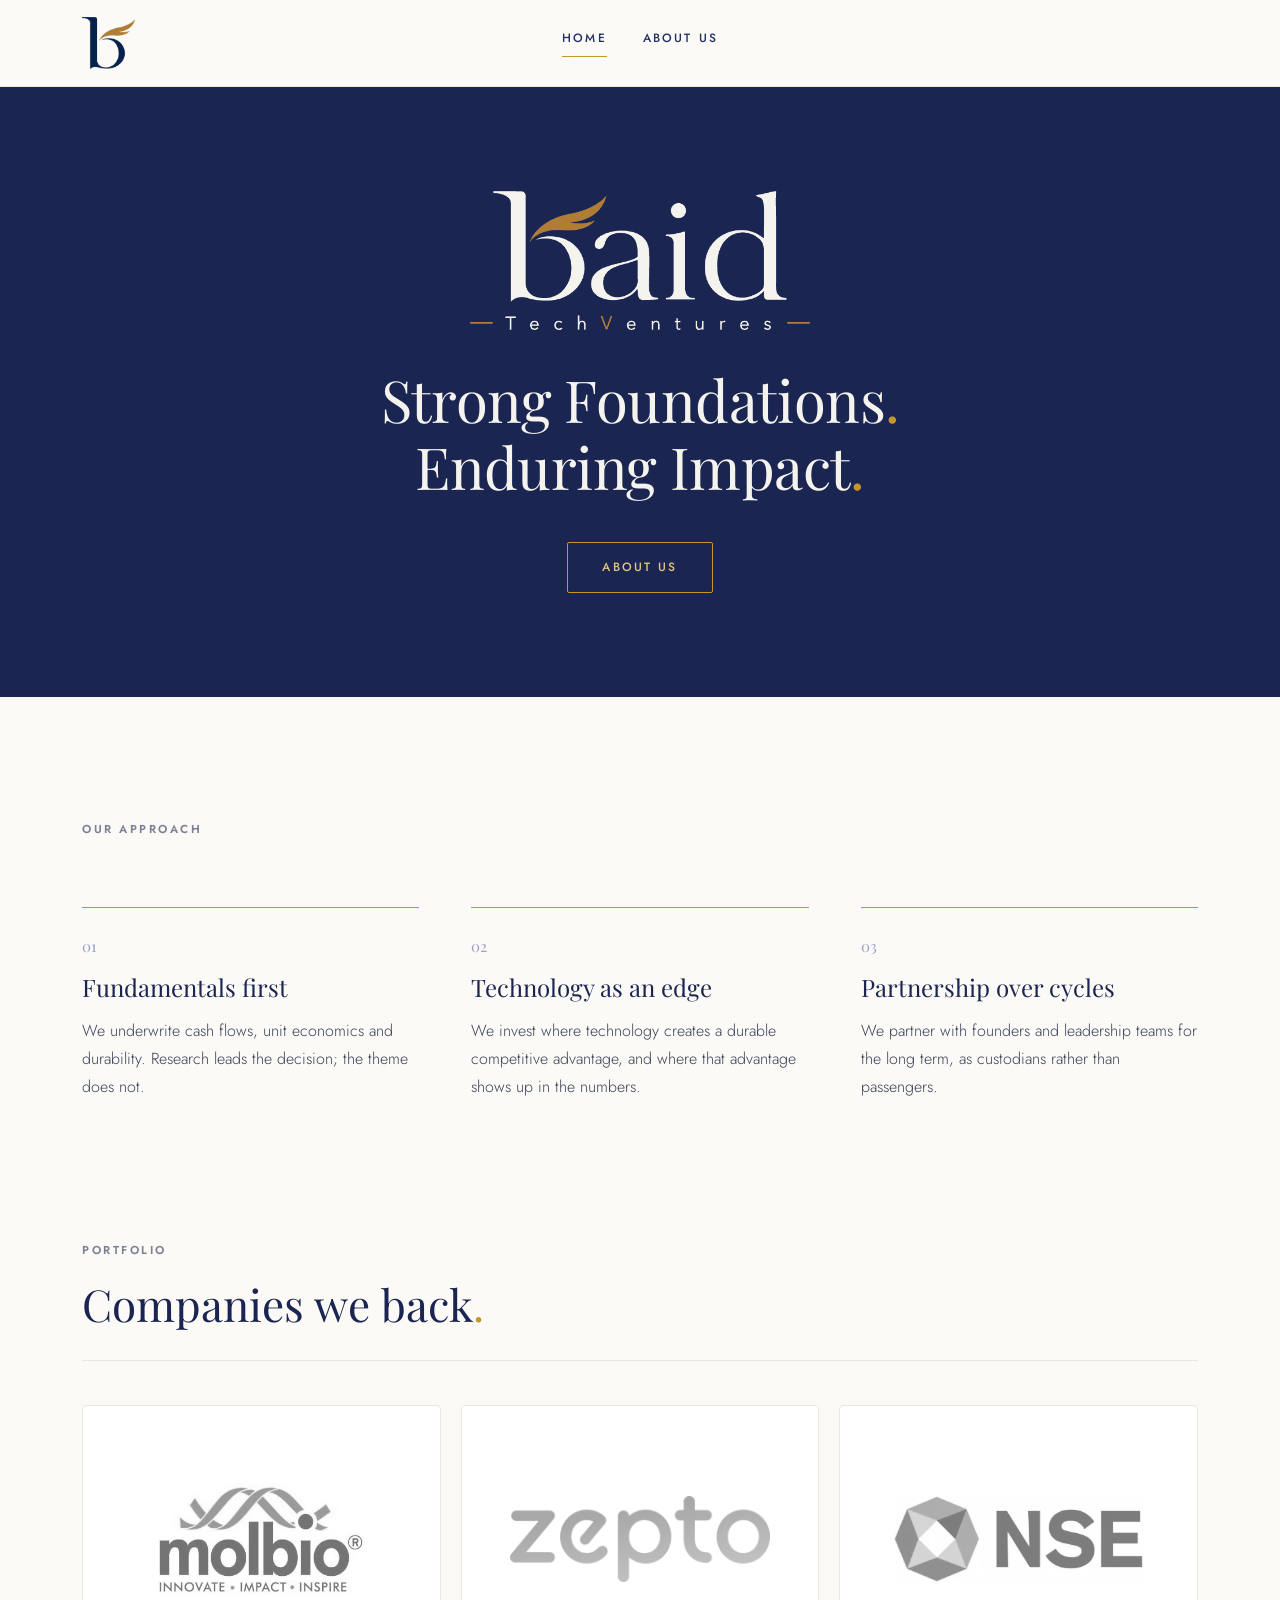
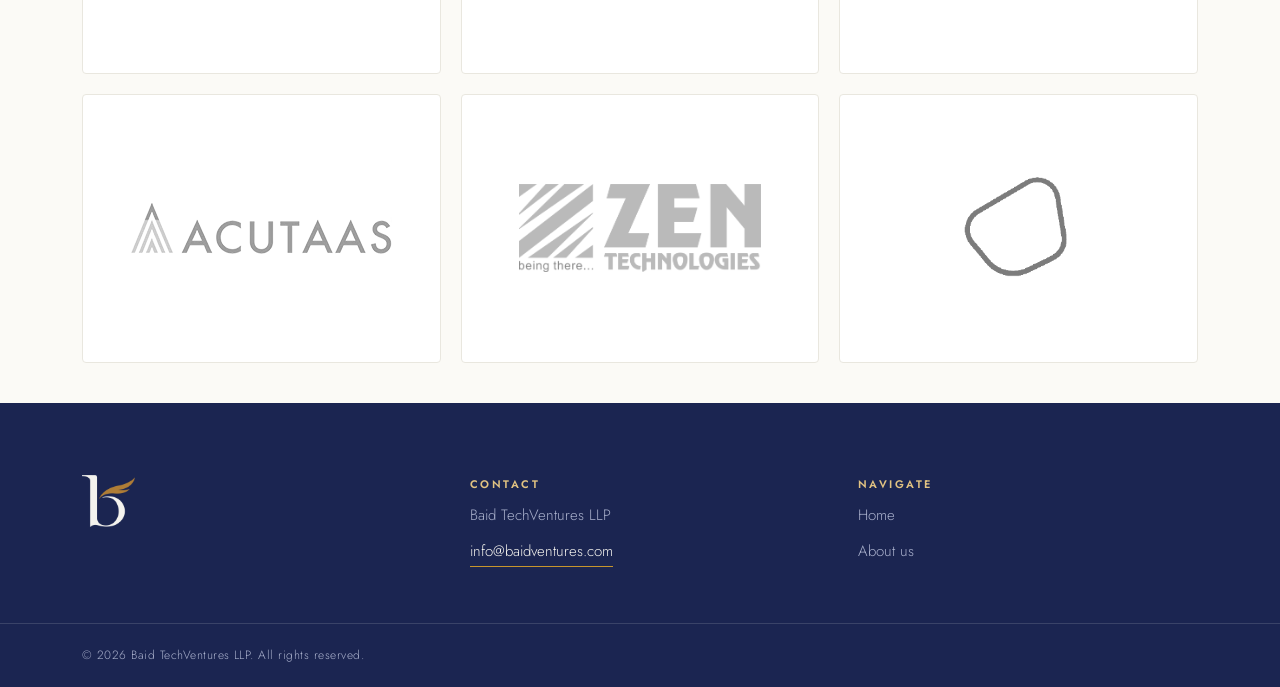
<file: index.html>
<!DOCTYPE html>
<html lang="en">
<head>
  <meta charset="utf-8">
  <meta name="viewport" content="width=device-width, initial-scale=1">
  <title>Baid TechVentures</title>
  <meta name="description" content="Baid TechVentures is a family office investing in businesses where technology creates durable competitive advantage.">
  <link rel="icon" type="image/png" href="assets/logo-mark-light.png">
  <link rel="preconnect" href="https://fonts.googleapis.com">
  <link rel="preconnect" href="https://fonts.gstatic.com" crossorigin>
  <link rel="stylesheet" href="https://fonts.googleapis.com/css2?family=Playfair+Display:ital,wght@0,400..900;1,400..900&family=Jost:ital,wght@0,300..700;1,300..700&display=swap">
  <link rel="stylesheet" href="css/tokens.css">
  <link rel="stylesheet" href="css/site.css">
  <script>document.documentElement.classList.add('js');</script>
</head>
<body>

  <header class="site-header">
    <div class="wrap">
      <a class="brand" href="index.html"><img src="assets/logo-mark-light.png" alt="Baid TechVentures"></a>
      <nav class="nav" aria-label="Primary">
        <a href="index.html" aria-current="page">Home</a>
        <a href="about.html">About us</a>
      </nav>
    </div>
  </header>

  <main>
    <section class="band">
      <div class="hero">
        <div class="hero-logo-wrap" data-reveal>
          <img class="hero-logo" src="assets/logo-lockup-dark.png" alt="Baid TechVentures" width="588" height="240">
        </div>
        <h1 data-reveal data-delay="220">Strong Foundations<span class="dot">.</span> Enduring Impact<span class="dot">.</span></h1>
        <div class="hero-cta" data-reveal data-delay="320">
          <a class="btn-outline" href="about.html">About Us</a>
        </div>
      </div>
    </section>

    <section class="wrap approach" aria-labelledby="approach-label">
      <div data-reveal><span class="eyebrow" id="approach-label">Our approach</span></div>
      <div class="pillars">
        <div class="pillar" data-reveal data-delay="0">
          <div class="pillar-num">01</div>
          <h3>Fundamentals first</h3>
          <p>We underwrite cash flows, unit economics and durability. Research leads the decision; the theme does not.</p>
        </div>
        <div class="pillar" data-reveal data-delay="110">
          <div class="pillar-num">02</div>
          <h3>Technology as an edge</h3>
          <p>We invest where technology creates a durable competitive advantage, and where that advantage shows up in the numbers.</p>
        </div>
        <div class="pillar" data-reveal data-delay="220">
          <div class="pillar-num">03</div>
          <h3>Partnership over cycles</h3>
          <p>We partner with founders and leadership teams for the long term, as custodians rather than passengers.</p>
        </div>
      </div>
    </section>

    <section class="wrap portfolio" aria-labelledby="portfolio-title">
      <div class="section-head" data-reveal>
        <span class="eyebrow">Portfolio</span>
        <h2 id="portfolio-title">Companies we back<span class="dot">.</span></h2>
      </div>
      <ul class="tiles">
        <li data-reveal data-delay="0"><div class="tile"><div class="tile-logo" style="--mw:62%;--mh:42%"><img src="assets/portfolio-molbio.png" alt="Molbio Diagnostics"></div></div></li>
        <li data-reveal data-delay="90"><div class="tile"><div class="tile-logo" style="--mw:74%;--mh:32%"><img src="assets/portfolio-zepto.png" alt="Zepto"></div></div></li>
        <li data-reveal data-delay="180"><div class="tile"><div class="tile-logo" style="--mw:71%;--mh:32%"><img src="assets/portfolio-nse.png" alt="NSE"></div></div></li>
        <li data-reveal data-delay="270"><div class="tile"><div class="tile-logo" style="--mw:80%;--mh:26%"><img src="assets/portfolio-acutaas.png" alt="Acutaas"></div></div></li>
        <li data-reveal data-delay="360"><div class="tile"><div class="tile-logo" style="--mw:68%;--mh:36%"><img src="assets/portfolio-zen.png" alt="Zen Technologies"></div></div></li>
        <li data-reveal data-delay="450">
          <div class="tile">
            <div class="tile-logo" style="--mw:38%;--mh:50%">
              <img src="assets/portfolio-morphik.png" alt="Morphik">
              <span class="tile-label" aria-hidden="true">Morphik</span>
            </div>
          </div>
        </li>
      </ul>
    </section>
  </main>

  <footer class="band">
    <div class="wrap footer-main">
      <div><img class="footer-logo" src="assets/logo-mark-dark.png" alt="Baid TechVentures"></div>
      <div class="footer-col">
        <span class="eyebrow">Contact</span>
        <span>Baid TechVentures LLP</span>
        <a class="mail" href="mailto:info@baidventures.com">info@baidventures.com</a>
      </div>
      <nav class="footer-col" aria-label="Footer">
        <span class="eyebrow">Navigate</span>
        <a href="index.html">Home</a>
        <a href="about.html">About us</a>
      </nav>
    </div>
    <div class="footer-legal">
      <div class="wrap">© 2026 Baid TechVentures LLP. All rights reserved.</div>
    </div>
  </footer>

  <script src="js/site.js"></script>
</body>
</html>
</file>
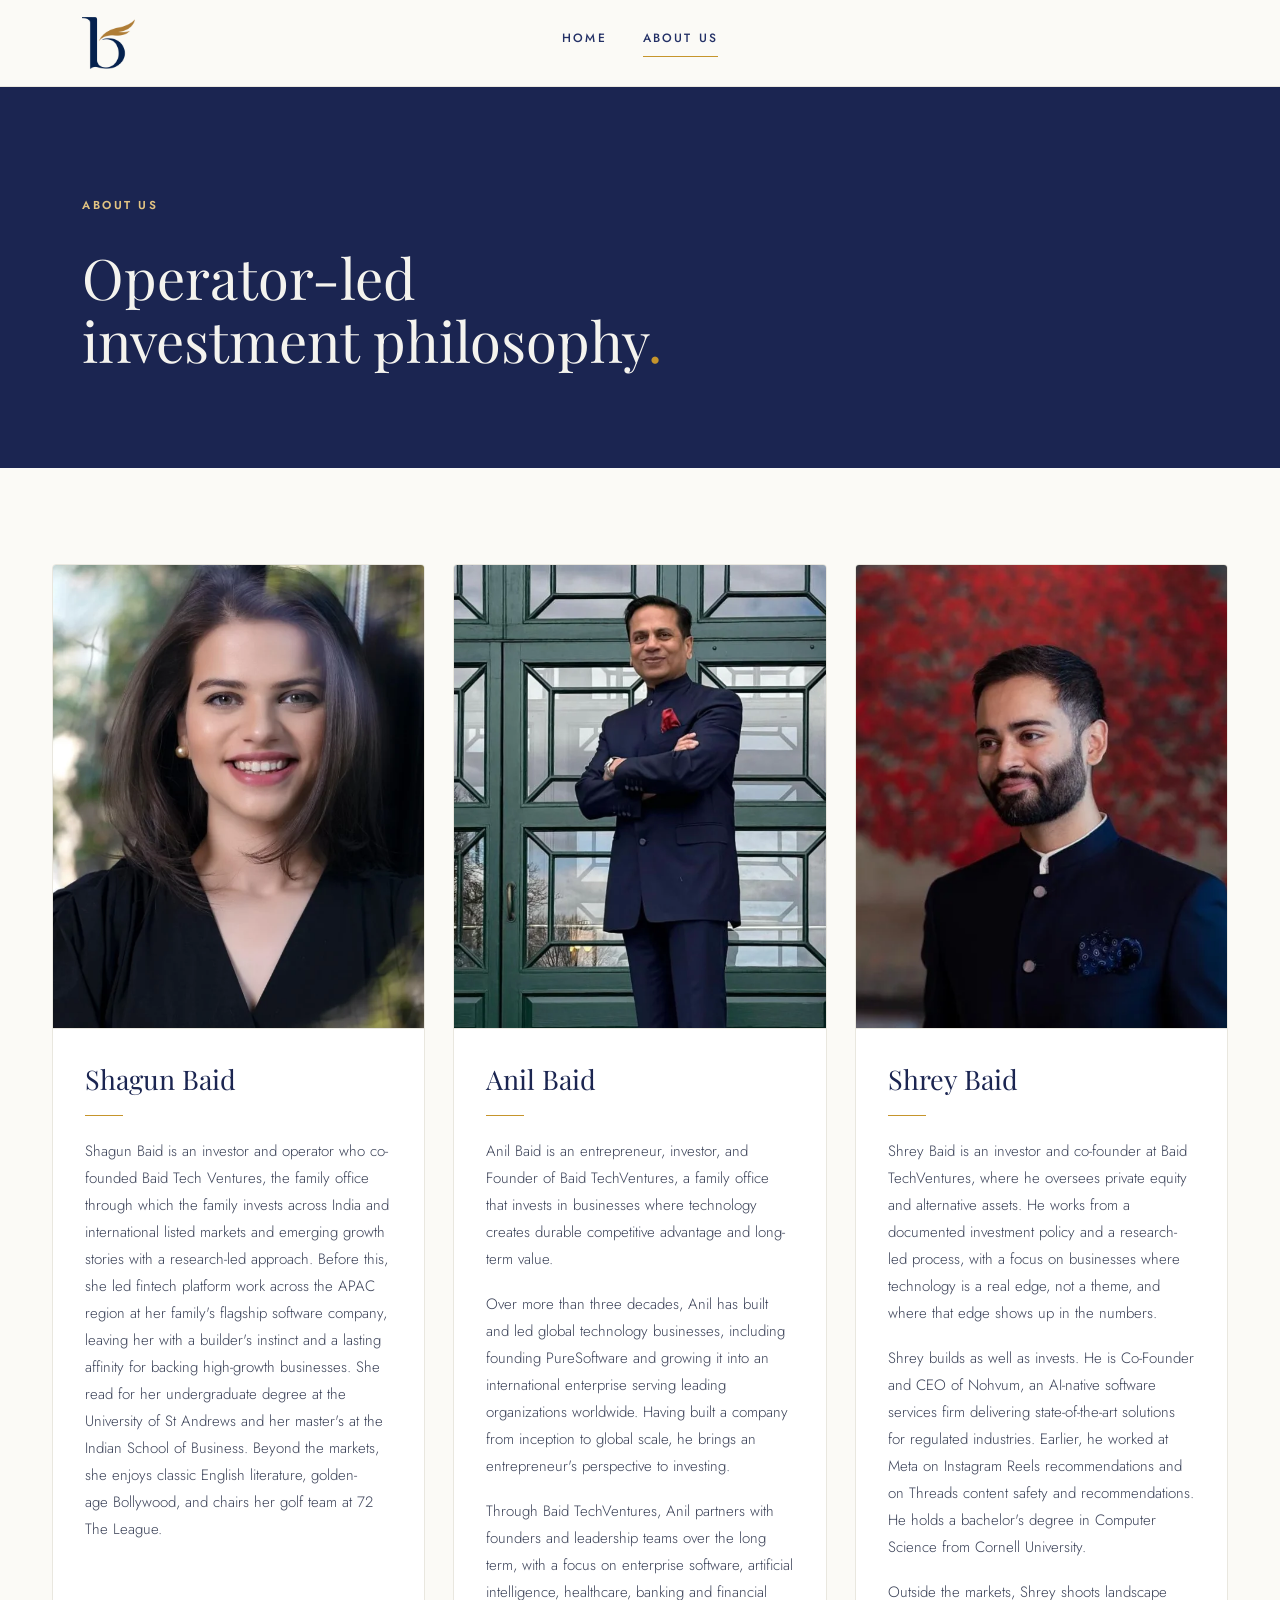
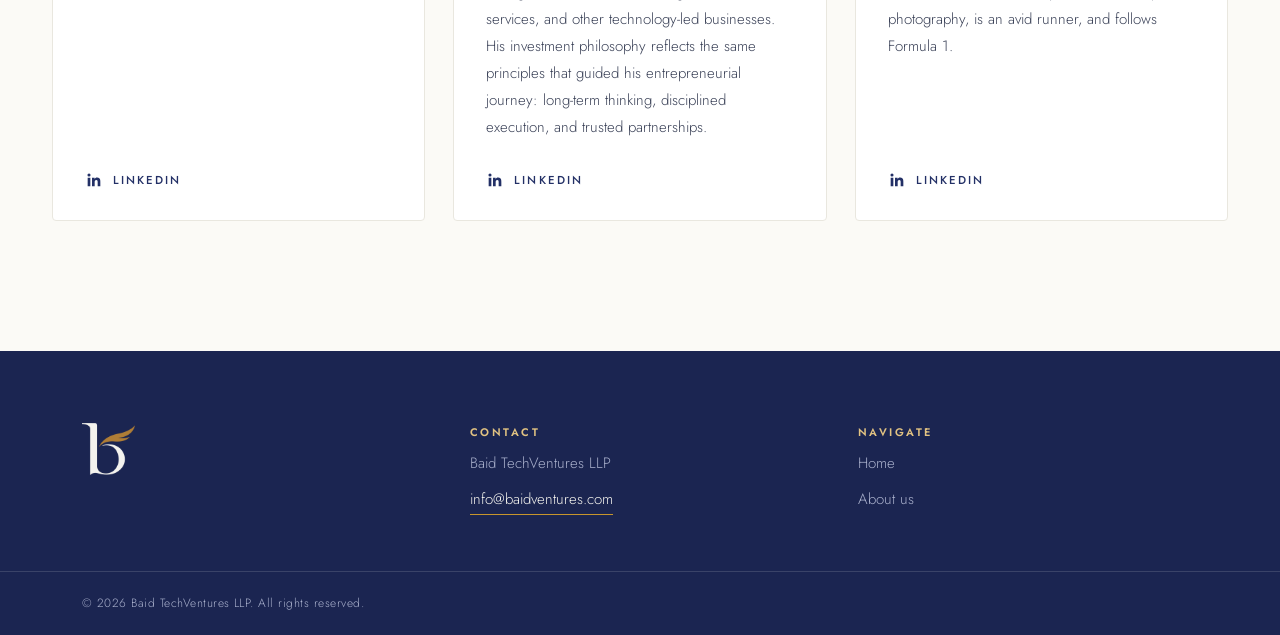
<file: about.html>
<!DOCTYPE html>
<html lang="en">
<head>
  <meta charset="utf-8">
  <meta name="viewport" content="width=device-width, initial-scale=1">
  <title>About us · Baid TechVentures</title>
  <meta name="description" content="The founders of Baid TechVentures and their operator-led investment philosophy.">
  <link rel="icon" type="image/png" href="assets/logo-mark-light.png">
  <link rel="preconnect" href="https://fonts.googleapis.com">
  <link rel="preconnect" href="https://fonts.gstatic.com" crossorigin>
  <link rel="stylesheet" href="https://fonts.googleapis.com/css2?family=Playfair+Display:ital,wght@0,400..900;1,400..900&family=Jost:ital,wght@0,300..700;1,300..700&display=swap">
  <link rel="stylesheet" href="css/tokens.css">
  <link rel="stylesheet" href="css/site.css">
  <script>document.documentElement.classList.add('js');</script>
</head>
<body>

  <header class="site-header">
    <div class="wrap">
      <a class="brand" href="index.html"><img src="assets/logo-mark-light.png" alt="Baid TechVentures"></a>
      <nav class="nav" aria-label="Primary">
        <a href="index.html">Home</a>
        <a href="about.html" aria-current="page">About us</a>
      </nav>
    </div>
  </header>

  <main>
    <section class="band">
      <div class="wrap page-hero" data-reveal>
        <span class="eyebrow">About us</span>
        <h1>Operator-led investment philosophy<span class="dot">.</span></h1>
      </div>
    </section>

    <section class="wrap founders">
      <div class="founder-grid">

        <article class="founder" data-reveal data-delay="0">
          <img class="founder-photo" src="assets/founder-shagun.webp" alt="Shagun Baid">
          <div class="founder-body">
            <h2>Shagun Baid</h2>
            <div class="rule"></div>
            <p>Shagun Baid is an investor and operator who co-founded Baid Tech Ventures, the family office through which the family invests across India and international listed markets and emerging growth stories with a research-led approach. Before this, she led fintech platform work across the APAC region at her family's flagship software company, leaving her with a builder's instinct and a lasting affinity for backing high-growth businesses. She read for her undergraduate degree at the University of St Andrews and her master's at the Indian School of Business. Beyond the markets, she enjoys classic English literature, golden-age Bollywood, and chairs her golf team at 72 The League.</p>
            <a class="linkedin" href="https://www.linkedin.com/in/shagunbaid/" target="_blank" rel="noopener" aria-label="Shagun Baid on LinkedIn">
              <svg width="18" height="18" viewBox="0 0 24 24" fill="currentColor" aria-hidden="true"><path d="M20.45 20.45h-3.56v-5.57c0-1.33-.03-3.04-1.85-3.04-1.86 0-2.14 1.45-2.14 2.94v5.67H9.35V9h3.41v1.56h.05c.48-.9 1.64-1.85 3.37-1.85 3.6 0 4.27 2.37 4.27 5.46v6.28zM5.34 7.43a2.07 2.07 0 1 1 0-4.14 2.07 2.07 0 0 1 0 4.14zM7.12 20.45H3.55V9h3.57v11.45z"/></svg>
              LinkedIn
            </a>
          </div>
        </article>

        <article class="founder" data-reveal data-delay="120">
          <img class="founder-photo" src="assets/founder-anil.webp" alt="Anil Baid">
          <div class="founder-body">
            <h2>Anil Baid</h2>
            <div class="rule"></div>
            <p>Anil Baid is an entrepreneur, investor, and Founder of Baid TechVentures, a family office that invests in businesses where technology creates durable competitive advantage and long-term value.</p>
            <p>Over more than three decades, Anil has built and led global technology businesses, including founding PureSoftware and growing it into an international enterprise serving leading organizations worldwide. Having built a company from inception to global scale, he brings an entrepreneur's perspective to investing.</p>
            <p>Through Baid TechVentures, Anil partners with founders and leadership teams over the long term, with a focus on enterprise software, artificial intelligence, healthcare, banking and financial services, and other technology-led businesses. His investment philosophy reflects the same principles that guided his entrepreneurial journey: long-term thinking, disciplined execution, and trusted partnerships.</p>
            <a class="linkedin" href="https://www.linkedin.com/in/anilbaid/" target="_blank" rel="noopener" aria-label="Anil Baid on LinkedIn">
              <svg width="18" height="18" viewBox="0 0 24 24" fill="currentColor" aria-hidden="true"><path d="M20.45 20.45h-3.56v-5.57c0-1.33-.03-3.04-1.85-3.04-1.86 0-2.14 1.45-2.14 2.94v5.67H9.35V9h3.41v1.56h.05c.48-.9 1.64-1.85 3.37-1.85 3.6 0 4.27 2.37 4.27 5.46v6.28zM5.34 7.43a2.07 2.07 0 1 1 0-4.14 2.07 2.07 0 0 1 0 4.14zM7.12 20.45H3.55V9h3.57v11.45z"/></svg>
              LinkedIn
            </a>
          </div>
        </article>

        <article class="founder" data-reveal data-delay="240">
          <img class="founder-photo" src="assets/founder-shrey.webp" alt="Shrey Baid">
          <div class="founder-body">
            <h2>Shrey Baid</h2>
            <div class="rule"></div>
            <p>Shrey Baid is an investor and co-founder at Baid TechVentures, where he oversees private equity and alternative assets. He works from a documented investment policy and a research-led process, with a focus on businesses where technology is a real edge, not a theme, and where that edge shows up in the numbers.</p>
            <p>Shrey builds as well as invests. He is Co-Founder and CEO of Nohvum, an AI-native software services firm delivering state-of-the-art solutions for regulated industries. Earlier, he worked at Meta on Instagram Reels recommendations and on Threads content safety and recommendations. He holds a bachelor's degree in Computer Science from Cornell University.</p>
            <p>Outside the markets, Shrey shoots landscape photography, is an avid runner, and follows Formula 1.</p>
            <a class="linkedin" href="https://www.linkedin.com/in/shreybaid/" target="_blank" rel="noopener" aria-label="Shrey Baid on LinkedIn">
              <svg width="18" height="18" viewBox="0 0 24 24" fill="currentColor" aria-hidden="true"><path d="M20.45 20.45h-3.56v-5.57c0-1.33-.03-3.04-1.85-3.04-1.86 0-2.14 1.45-2.14 2.94v5.67H9.35V9h3.41v1.56h.05c.48-.9 1.64-1.85 3.37-1.85 3.6 0 4.27 2.37 4.27 5.46v6.28zM5.34 7.43a2.07 2.07 0 1 1 0-4.14 2.07 2.07 0 0 1 0 4.14zM7.12 20.45H3.55V9h3.57v11.45z"/></svg>
              LinkedIn
            </a>
          </div>
        </article>

      </div>
    </section>
  </main>

  <footer class="band">
    <div class="wrap footer-main">
      <div><img class="footer-logo" src="assets/logo-mark-dark.png" alt="Baid TechVentures"></div>
      <div class="footer-col">
        <span class="eyebrow">Contact</span>
        <span>Baid TechVentures LLP</span>
        <a class="mail" href="mailto:info@baidventures.com">info@baidventures.com</a>
      </div>
      <nav class="footer-col" aria-label="Footer">
        <span class="eyebrow">Navigate</span>
        <a href="index.html">Home</a>
        <a href="about.html">About us</a>
      </nav>
    </div>
    <div class="footer-legal">
      <div class="wrap">© 2026 Baid TechVentures LLP. All rights reserved.</div>
    </div>
  </footer>

  <script src="js/site.js"></script>
</body>
</html>
</file>
<file: css/tokens.css>
/* Baid TechVentures design system tokens
   Source: Claude Design project, _ds/baid-techventures-design-system-d239e8e9…/tokens */

:root {
  /* Navy — foundation */
  --navy-900: #131C3D;
  --navy-800: #1B2551;
  --navy-700: #233066; /* brand primary */
  --navy-500: #3D4C8A;
  --navy-300: #97A1C8;
  --navy-100: #E0E4F1;
  --navy-50:  #F1F3F9;

  /* Gold — the wing */
  --gold-700: #97701C;
  --gold-600: #B08424;
  --gold-500: #C6952C; /* accent primary */
  --gold-300: #E2C382;
  --gold-100: #F4EAD2;

  /* Warm neutrals */
  --ivory:    #FBFAF6; /* page */
  --paper:    #FFFFFF;
  --stone-200:#E9E7DF; /* hairlines on ivory */
  --gray-200: #E4E5EB;
  --gray-400: #9DA1B0;
  --gray-600: #5D6274;

  /* Aliases */
  --brand:        var(--navy-700);
  --accent:       var(--gold-500);
  --surface-page: var(--ivory);
  --surface-card: var(--paper);
  --surface-inverse: var(--navy-800);
  --text-heading: var(--navy-800);
  --text-body:    #3A4157;
  --text-muted:   #7B8095;
  --text-on-inverse: #F4F3EE;
  --text-muted-on-inverse: #A9B0CC;
  --line:         var(--stone-200);
  --line-strong:  #D4D2C8;
  --focus-ring:   rgba(198, 149, 44, 0.45);

  /* Type */
  --font-display: 'Playfair Display', 'Georgia', serif;
  --font-sans: 'Jost', 'Avenir Next', 'Century Gothic', sans-serif;
  --tracking-caps: 0.22em;
  --tracking-nav: 0.18em;

  /* Geometry & effects */
  --radius-sm: 2px;
  --radius-md: 4px;
  --shadow-card: 0 1px 2px rgba(19, 28, 61, 0.05), 0 10px 28px rgba(19, 28, 61, 0.07);
  --shadow-pop: 0 2px 6px rgba(19, 28, 61, 0.08), 0 24px 56px rgba(19, 28, 61, 0.16);
  --ease-reveal: cubic-bezier(.2, .6, .2, 1);
}
</file>
<file: css/site.css>
*, *::before, *::after { box-sizing: border-box; }

body {
  margin: 0;
  background: var(--ivory);
  color: var(--text-body);
  font-family: var(--font-sans);
  font-size: 16px;
  line-height: 1.6;
  -webkit-font-smoothing: antialiased;
}
::selection { background: var(--gold-100); }
img { display: block; }
h1, h2, h3 { margin: 0; font-family: var(--font-display); font-weight: 400; color: var(--navy-800); }
.dot { color: var(--gold-500); }
:focus-visible { outline: 2px solid var(--focus-ring); outline-offset: 3px; }

.wrap { max-width: 1180px; margin: 0 auto; padding-left: 32px; padding-right: 32px; }

.eyebrow {
  font-size: 11.5px;
  font-weight: 600;
  letter-spacing: var(--tracking-caps);
  text-transform: uppercase;
  color: var(--text-muted);
}

/* ---------- Header ---------- */
.site-header {
  position: sticky;
  top: 0;
  z-index: 60;
  background: var(--ivory);
  border-bottom: 1px solid var(--stone-200);
}
.site-header .wrap {
  height: 86px;
  display: grid;
  grid-template-columns: 1fr auto 1fr;
  align-items: center;
  gap: 24px;
}
.brand { justify-self: start; }
.brand img { height: 52px; width: auto; }
.nav { display: flex; align-items: center; justify-content: center; gap: 36px; }
.nav a {
  padding: 6px 0;
  font-size: 12px;
  font-weight: 500;
  letter-spacing: var(--tracking-nav);
  text-transform: uppercase;
  text-decoration: none;
  color: var(--navy-700);
  transition: color 160ms ease;
}
.nav a::after {
  content: '';
  display: block;
  height: 1px;
  margin-top: 7px;
  background: var(--gold-500);
  opacity: 0;
  transition: opacity 180ms ease;
}
.nav a:hover { color: var(--gold-600); }
.nav a[aria-current='page']::after { opacity: 1; }

/* ---------- Inverse bands ---------- */
.band { background: var(--navy-800); color: var(--text-on-inverse); }

.hero {
  max-width: 900px;
  margin: 0 auto;
  padding: 104px 32px;
  display: flex;
  flex-direction: column;
  align-items: center;
  text-align: center;
}
.hero-logo-wrap { width: 100%; display: flex; justify-content: center; }
.hero-logo { width: 100%; max-width: 340px; height: auto; }
.hero h1 {
  margin-top: 36px;
  font-size: clamp(34px, 4.6vw, 58px);
  line-height: 1.16;
  letter-spacing: -0.01em;
  color: var(--text-on-inverse);
  max-width: 17ch;
  text-wrap: pretty;
}
.hero-cta { margin-top: 42px; }
.btn-outline {
  display: inline-block;
  border: 1px solid var(--gold-500);
  border-radius: var(--radius-sm);
  padding: 15px 34px;
  color: var(--gold-300);
  font-size: 12px;
  font-weight: 500;
  letter-spacing: var(--tracking-nav);
  text-transform: uppercase;
  text-decoration: none;
  transition: background 160ms ease, color 160ms ease;
}
.btn-outline:hover { background: var(--gold-500); color: var(--navy-800); }

.page-hero { padding-top: 104px; padding-bottom: 96px; }
.page-hero .eyebrow { color: var(--gold-300); }
.page-hero h1 {
  margin-top: 28px;
  font-size: clamp(34px, 4.4vw, 56px);
  line-height: 1.14;
  color: var(--text-on-inverse);
  max-width: 18ch;
}

/* ---------- Approach ---------- */
.approach { padding-top: 118px; padding-bottom: 30px; }
.pillars {
  display: grid;
  grid-template-columns: repeat(auto-fit, minmax(250px, 1fr));
  gap: 52px;
  margin-top: 66px;
}
.pillar { border-top: 1px solid var(--gold-500); padding-top: 26px; }
.pillar-num { font-family: var(--font-display); font-size: 15px; color: var(--navy-300); margin-bottom: 14px; }
.pillar h3 { margin-bottom: 14px; font-size: 24px; line-height: 1.3; }
.pillar p { margin: 0; font-weight: 300; line-height: 1.75; }

/* ---------- Portfolio ---------- */
.portfolio { padding-top: 110px; padding-bottom: 40px; }
.section-head {
  display: grid;
  gap: 18px;
  border-bottom: 1px solid var(--stone-200);
  padding-bottom: 30px;
}
.section-head h2 { font-size: clamp(30px, 3.6vw, 44px); line-height: 1.18; }
.tiles {
  list-style: none;
  margin: 44px 0 0;
  padding: 0;
  display: grid;
  /* Three across on desktop, reflowing down to 220px tiles */
  grid-template-columns: repeat(auto-fit, minmax(max(220px, calc((100% - 40px) / 3)), 1fr));
  gap: 20px;
}
.tile {
  position: relative;
  aspect-ratio: 4 / 3;
  overflow: hidden;
  background: var(--paper);
  border: 1px solid var(--stone-200);
  border-radius: var(--radius-md);
  transition: border-color 180ms ease, box-shadow 180ms ease, transform 180ms ease;
}
.tile:hover { border-color: var(--gold-300); box-shadow: var(--shadow-pop); transform: translateY(-3px); }
.tile-logo {
  position: absolute;
  inset: 0;
  filter: grayscale(1) opacity(0.55);
  transition: filter 220ms ease;
}
.tile:hover .tile-logo { filter: grayscale(0) opacity(1); }
.tile-logo img {
  position: absolute;
  inset: 0;
  margin: auto;
  width: auto;
  height: auto;
  max-width: var(--mw, 70%);
  max-height: var(--mh, 32%);
  object-fit: contain;
}
.tile-label {
  position: absolute;
  inset: 0;
  display: flex;
  align-items: flex-end;
  justify-content: center;
  padding-bottom: 18px;
  opacity: 0;
  transition: opacity 220ms ease;
  font-size: 11.5px;
  font-weight: 600;
  letter-spacing: var(--tracking-caps);
  text-transform: uppercase;
  color: var(--navy-800);
}
.tile:hover .tile-label { opacity: 1; }

/* ---------- Founders ---------- */
.founders { max-width: 1240px; padding-top: 96px; padding-bottom: 130px; }
.founder-grid {
  display: grid;
  grid-template-columns: repeat(auto-fit, minmax(300px, 1fr));
  gap: 28px;
  align-items: stretch;
}
.founder {
  display: flex;
  flex-direction: column;
  overflow: hidden;
  background: var(--paper);
  border: 1px solid var(--stone-200);
  border-radius: var(--radius-md);
}
.founder:hover { box-shadow: var(--shadow-card); border-color: var(--line-strong); }
.founder-photo {
  width: 100%;
  aspect-ratio: 4 / 5;
  object-fit: cover;
  background: var(--navy-50);
  border-bottom: 1px solid var(--stone-200);
}
.founder-body { display: flex; flex-direction: column; flex: 1; padding: 34px 32px 30px; }
.founder h2 { font-size: 27px; line-height: 1.25; }
.rule { width: 38px; height: 1px; background: var(--gold-500); margin: 18px 0 22px; }
.founder p { margin: 0 0 18px; font-size: 15px; font-weight: 300; line-height: 1.8; text-wrap: pretty; }
.founder p:last-of-type { margin-bottom: 0; }
.linkedin {
  margin-top: auto;
  padding-top: 30px;
  display: inline-flex;
  align-items: center;
  gap: 10px;
  width: fit-content;
  color: var(--navy-700);
  font-size: 11.5px;
  font-weight: 500;
  letter-spacing: var(--tracking-nav);
  text-transform: uppercase;
  text-decoration: none;
  transition: color 160ms ease;
}
.linkedin:hover { color: var(--gold-600); }

/* ---------- Footer ---------- */
.footer-main {
  padding-top: 72px;
  padding-bottom: 56px;
  display: grid;
  grid-template-columns: repeat(auto-fit, minmax(240px, 1fr));
  gap: 48px;
  align-items: start;
}
.footer-logo { height: 52px; width: auto; }
.footer-col {
  display: grid;
  gap: 10px;
  justify-items: start;
  font-size: 15px;
  font-weight: 300;
  line-height: 1.7;
  color: var(--text-muted-on-inverse);
}
.footer-col .eyebrow { font-size: 11px; color: var(--gold-300); }
.footer-col a { color: var(--text-muted-on-inverse); text-decoration: none; transition: color 160ms ease; }
.footer-col a:hover { color: var(--text-on-inverse); }
.footer-col a.mail {
  color: var(--text-on-inverse);
  border-bottom: 1px solid var(--gold-500);
  padding-bottom: 2px;
}
.footer-col a.mail:hover { color: var(--gold-300); }
.footer-legal { border-top: 1px solid rgba(244, 243, 238, 0.14); }
.footer-legal .wrap {
  padding-top: 22px;
  padding-bottom: 22px;
  font-size: 12px;
  font-weight: 300;
  letter-spacing: 0.04em;
  color: var(--text-muted-on-inverse);
}

/* ---------- Scroll reveal (hidden only when JS runs) ---------- */
.js [data-reveal] {
  opacity: 0;
  transform: translateY(20px);
  transition: opacity 800ms var(--ease-reveal), transform 800ms var(--ease-reveal);
}
.js .hero [data-reveal] { transform: translateY(22px); transition-duration: 900ms; }
.js [data-reveal].is-revealed { opacity: 1; transform: none; }
@media (prefers-reduced-motion: reduce) {
  .js [data-reveal] { opacity: 1; transform: none; transition: none; }
}

/* ---------- Small screens ---------- */
@media (max-width: 640px) {
  .wrap, .hero { padding-left: 16px; padding-right: 16px; }
  .site-header .wrap { height: 72px; gap: 12px; grid-template-columns: auto 1fr; }
  .brand img { height: 42px; }
  .nav { justify-content: flex-end; gap: 24px; }
  .hero, .page-hero { padding-top: 72px; padding-bottom: 72px; }
  .approach { padding-top: 80px; }
  .pillars { margin-top: 44px; gap: 40px; }
  .portfolio { padding-top: 80px; }
  .founders { padding-top: 64px; padding-bottom: 88px; }
  .founder-grid { grid-template-columns: 1fr; }
  .founder-body { padding: 28px 22px 24px; }
}
</file>
